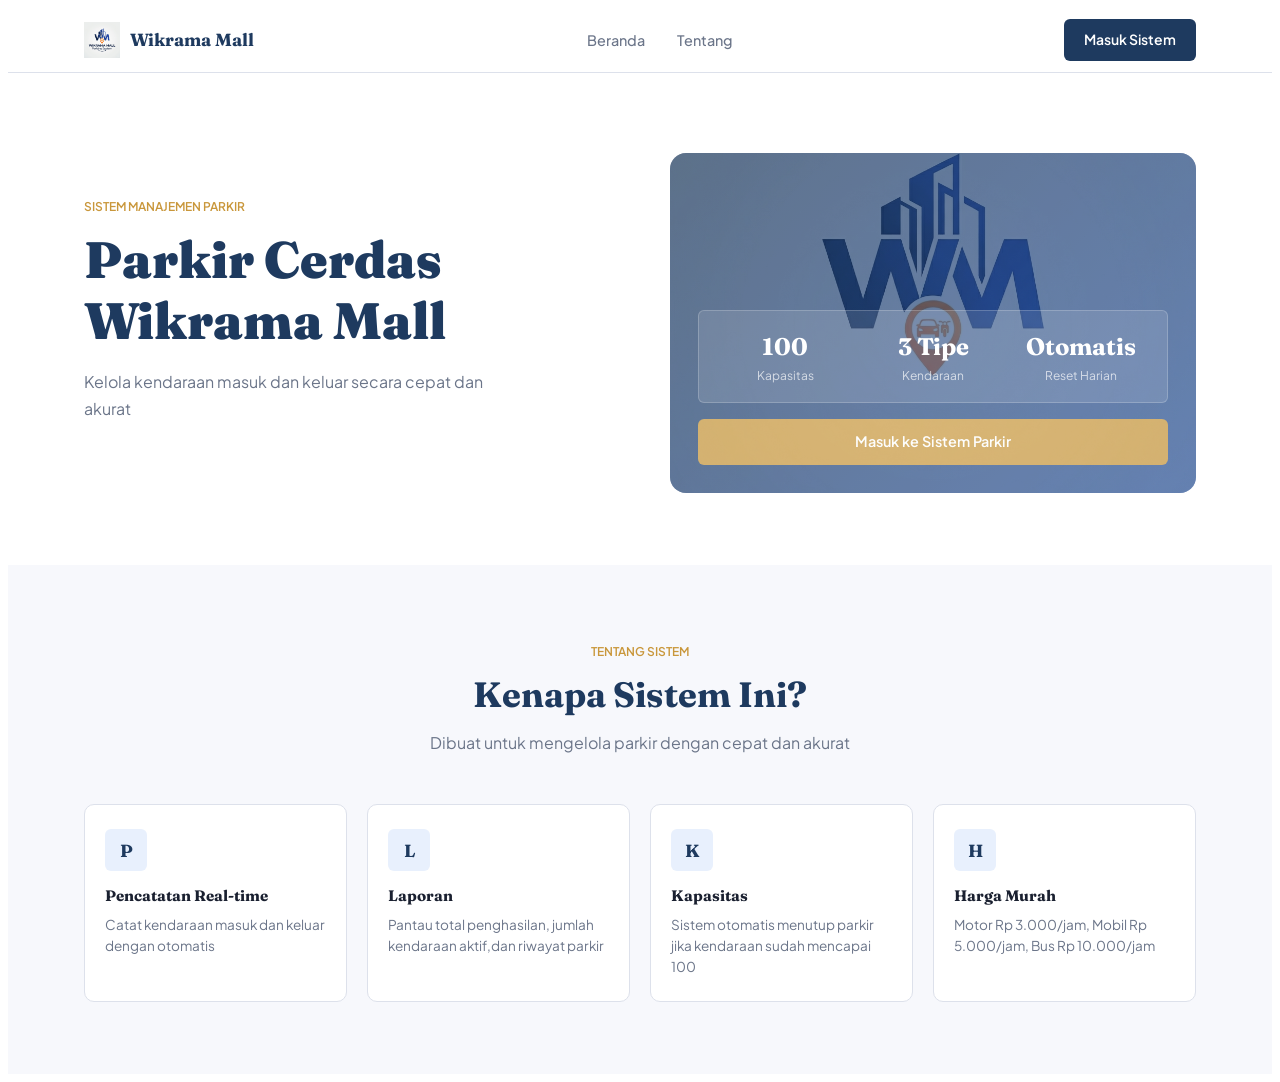
<file: index.html>
<!DOCTYPE html>
<html lang="id">
<head>
  <meta charset="UTF-8">
  <meta name="viewport" content="width=device-width, initial-scale=1.0">
  <title>Sistem Parkir Wikrama Mall</title>
  <link rel="stylesheet" href="css/style.css">
  <link rel="preconnect" href="https://fonts.googleapis.com">
  <link href="https://fonts.googleapis.com/css2?family=Fraunces:opsz,wght@9..144,400;9..144,700;9..144,900&family=Plus+Jakarta+Sans:wght@400;500;600&display=swap" rel="stylesheet">
</head>

<body class="landingpage">

<nav class="navigasi">
  <div class="kontainer">
  <div class="nav-merek">
    <img src="css/images/Logo.png" class="logo-nav">
    <span class="nama-merek">Wikrama Mall</span>
  </div>
    <ul class="nav-tautan">
      <li><a href="#beranda">Beranda</a></li>
      <li><a href="#tentang">Tentang</a></li>
    </ul>
    <a href="login.html" class="tombol-masuk">Masuk Sistem</a>
    <button class="tombol-hamburger" id="tombolHamburger" aria-label="Buka menu">
        <span></span>
        <span></span>
        <span></span>
    </button>
  </div>
</nav>

<section class="seksi-hero" id="beranda">
  <div class="kontainer">
    <div class="konten-hero">

      <div class="teks-hero">
        <span class="label-kecil">Sistem Manajemen Parkir</span>
        <h1>Parkir Cerdas<br>Wikrama Mall</h1>
        <p>Kelola kendaraan masuk dan keluar secara cepat dan akurat</p>
      </div>

      <div class="gambar-hero">
        <img src="css/images/logo2.png" alt="Parkir Wikrama Mall">
        <div class="card-info">
          <div class="info-item">
            <strong>100</strong>
            <span>Kapasitas</span>
          </div>
          <div class="info-item">
            <strong>3 Tipe</strong>
            <span>Kendaraan</span>
          </div>
          <div class="info-item">
            <strong>Otomatis</strong>
            <span>Reset Harian</span>
          </div>
        </div>
        <a href="login.html" class="tombol-hero-kanan">Masuk ke Sistem Parkir</a>
      </div>

    </div>
  </div>
</section>

<section class="seksi-tentang" id="tentang">
  <div class="kontainer">
    <div class="judul-seksi">
      <span class="label-kecil">Tentang Sistem</span>
      <h2>Kenapa Sistem Ini?</h2>
      <p>Dibuat untuk mengelola parkir dengan cepat dan akurat</p>
    </div>
    <div class="grid-fitur">
    <div class="card-fitur">
      <div class="ikon-fitur">P</div>
      <h3>Pencatatan Real-time</h3>
      <p>Catat kendaraan masuk dan keluar dengan otomatis</p>
    </div>
    <div class="card-fitur">
    <div class="ikon-fitur">L</div>
      <h3>Laporan</h3>
      <p>Pantau total penghasilan, jumlah kendaraan aktif,dan riwayat parkir</p>
    </div>
    <div class="card-fitur">
      <div class="ikon-fitur">K</div>
      <h3>Kapasitas</h3>
      <p>Sistem otomatis menutup parkir jika kendaraan sudah mencapai 100</p>
    </div>
    <div class="card-fitur">
      <div class="ikon-fitur">H</div>
      <h3>Harga Murah</h3>
      <p>Motor Rp 3.000/jam, Mobil Rp 5.000/jam, Bus Rp 10.000/jam</p>
    </div>
  </div>
</section>

<script src="js/script.js"></script>
</body>
</html>
</file>
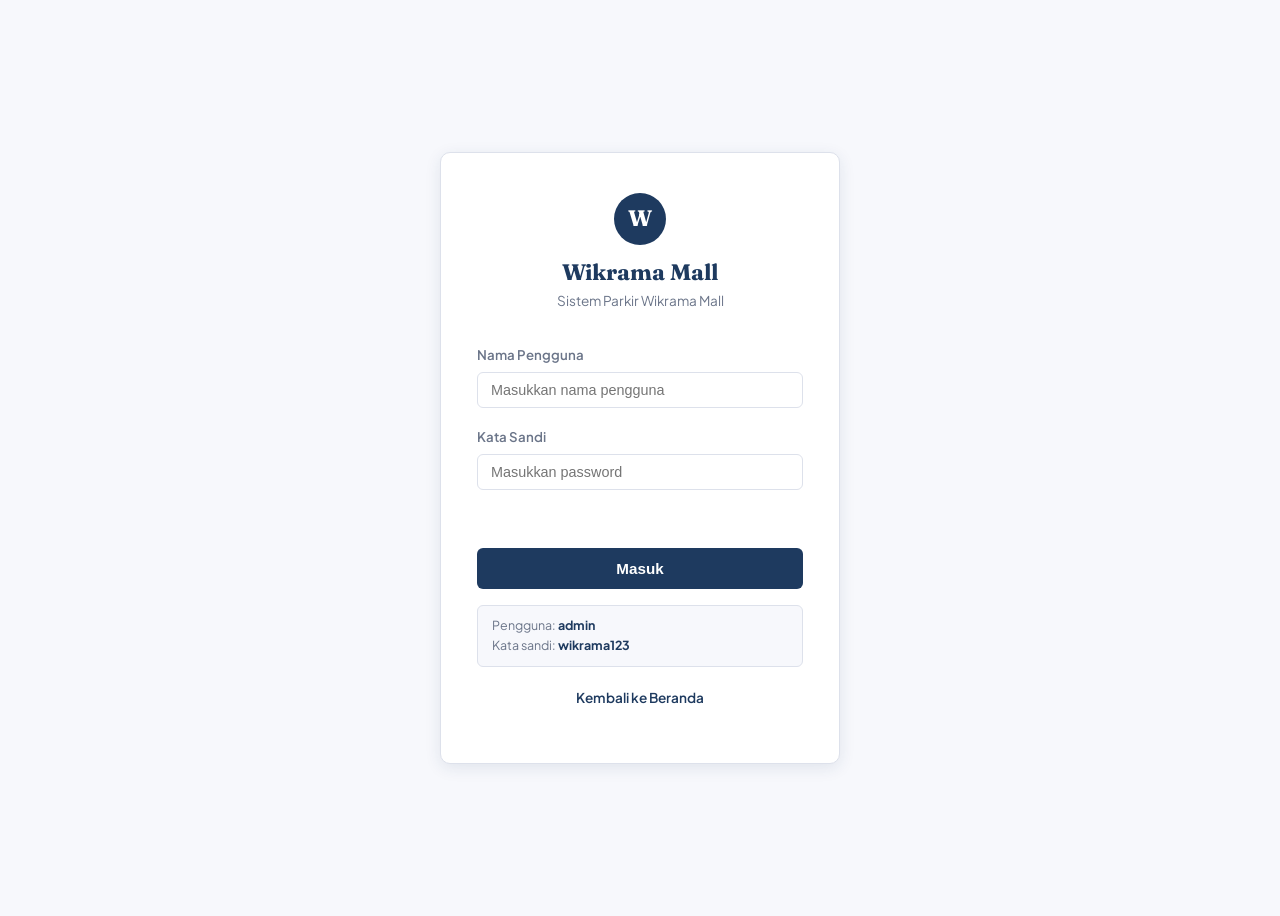
<file: admin.html>
<!DOCTYPE html>
<html lang="id">
<head>
  <meta charset="UTF-8">
  <meta name="viewport" content="width=device-width, initial-scale=1.0">
  <title>Admin - Sistem Parkir Wikrama Mall</title>
  <link rel="stylesheet" href="css/style.css">
  <link rel="preconnect" href="https://fonts.googleapis.com">
  <link href="https://fonts.googleapis.com/css2?family=Fraunces:opsz,wght@9..144,700&family=Plus+Jakarta+Sans:wght@400;500;600&display=swap" rel="stylesheet">
</head>

<body class="halaman-admin">

<header class="header-admin">
  <div class="kontainer">
    <div class="merek-admin">
      <div class="logo-bulat logo-kecil">W</div>
      <span>Parkir Mall Wikrama</span>
    </div>
    <div class="info-header">
      <div class="tanggal-hidup" id="tanggalHidup">--/--/----</div>
      <div class="waktu-hidup" id="waktuHidup">--:--:--</div>
      <div id="statusParkir" class="badge-status badge-hijau">Buka</div>
      <div class="infojam">
        <span>Buka 04:00</span>
        <span>-</span>
        <span span>Tutup 22:00</span>
      </div>
      <button class="tombol-keluar-admin" id="tombolLogout">Keluar</button>
    </div>
  </div>
</header>

<main class="utama-admin">
  <div class="kontainer">

  <div class="grid-statistik">
    <div class="card-statistik">
      <span class="label-statistik">Sedang Parkir</span>
      <strong id="jumlahParkir">0</strong>
    </div>
    <div class="card-statistik">
      <span class="label-statistik">Sudah Keluar</span>
      <strong id="jumlahKeluar">0</strong>
    </div>
    <div class="card-statistik">
      <span class="label-statistik">Total Penghasilan</span>
      <strong id="totalPenghasilan">Rp 0</strong>
    </div>
    <div class="card-statistik">
      <span class="label-statistik">Kapasitas Terpakai</span>
      <strong id="infoKapasitas">0 / 100</strong>
    </div>
  </div>

  <div class="panel">
    <h3 class="judul-panel">Tambah Kendaraan</h3>
    <form id="formParkir" novalidate>
      <div class="baris-form">

      <div class="grup-input">
        <label for="platNomor">Plat Nomor</label>
          <input
            type="text"
            id="platNomor"
            placeholder="Masukkan plat Nomor"
            maxlength="12"
          >
      </div>

      <div class="grup-input">
        <label for="jenisKendaraan">Jenis Kendaraan</label>
          <select id="jenisKendaraan">
            <option value="">Pilih Jenis</option>
            <option value="motor">Motor Rp 3.000/jam</option>
            <option value="mobil">Mobil Rp 5.000/jam</option>
            <option value="bus">Bus Rp 10.000/jam</option>
          </select>
      </div>

      <div class="grup-input">
        <label for="jamMasuk">Jam Masuk</label>
          <input type="time" id="jamMasuk">
      </div>

      <div class="grup-aksi-form">
        <label></label>
        <button type="submit" class="tombol-primer">Tambah</button>
      </div>

    </div>
  </form>

      <div id="notifikasi" class="notifikasi tersembunyi" role="alert"></div>
  </div>

  <div class="panel">
    <div class="kepala-tabel">
      <h3 class="judul-panel">Data Kendaraan</h3>
    <div class="kontrol-tabel">
      <input
        type="text"
        id="cariPlat"
        placeholder="Cari plat nomor"
        class="input-cari"
      >
        <button class="tombol-hapuss" id="tombolHapusSemua">Hapus Semua</button>
    </div>
  </div>

  <div class="pembungkus-tabel">
    <table class="tabel-parkir">
      <thead>
        <tr>
          <th>No</th>
          <th>Plat Nomor</th>
          <th>Jenis</th>
          <th>Jam Masuk</th>
          <th>Jam Keluar</th>
          <th>Tgl Keluar</th>
          <th>Durasi</th>
          <th>Total Biaya</th>
          <th>Status</th>
          <th>Aksi</th>
        </tr>
      </thead>
        <tbody id="isiTabel">
          <tr class="baris-kosong">
            <td colspan="10">Belum ada data kendaraan</td>
          </tr>
        </tbody>
      </table>
    </div>
  </div>

  </div>
</main>

<div id="modalEdit" class="modal tersembunyi" role="dialog" aria-modal="true" aria-labelledby="judulModal">
  <div class="konten-modal">
    <div class="kepala-modal">
      <h3 id="judulModal">Edit Kendaraan</h3>
      <button class="tutup-modal" id="tutupModal" aria-label="Tutup modal">&times;</button>
    </div>
    <form id="formEdit" novalidate>
      <input type="hidden" id="editId">
      <div class="grup-input">
        <label for="editPlat">Plat Nomor</label>
        <input type="text" id="editPlat" maxlength="12">
      </div>
      <div class="grup-input">
        <label for="editJenis">Jenis Kendaraan</label>
        <select id="editJenis">
          <option value="motor">Motor</option>
          <option value="mobil">Mobil</option>
          <option value="bus">Bus</option>
        </select>
      </div>
      <div class="grup-input">
        <label for="editJamMasuk">Jam Masuk</label>
        <input type="time" id="editJamMasuk">
      </div>
    <button type="submit" class="tombol-primer tombol-simpan">Simpan Perubahan</button>
  </form>
  </div>
</div>

<div id="lapisanModal" class="lapisan-modal tersembunyi"></div>

<script src="js/script.js"></script>
</body>
</html>
</file>
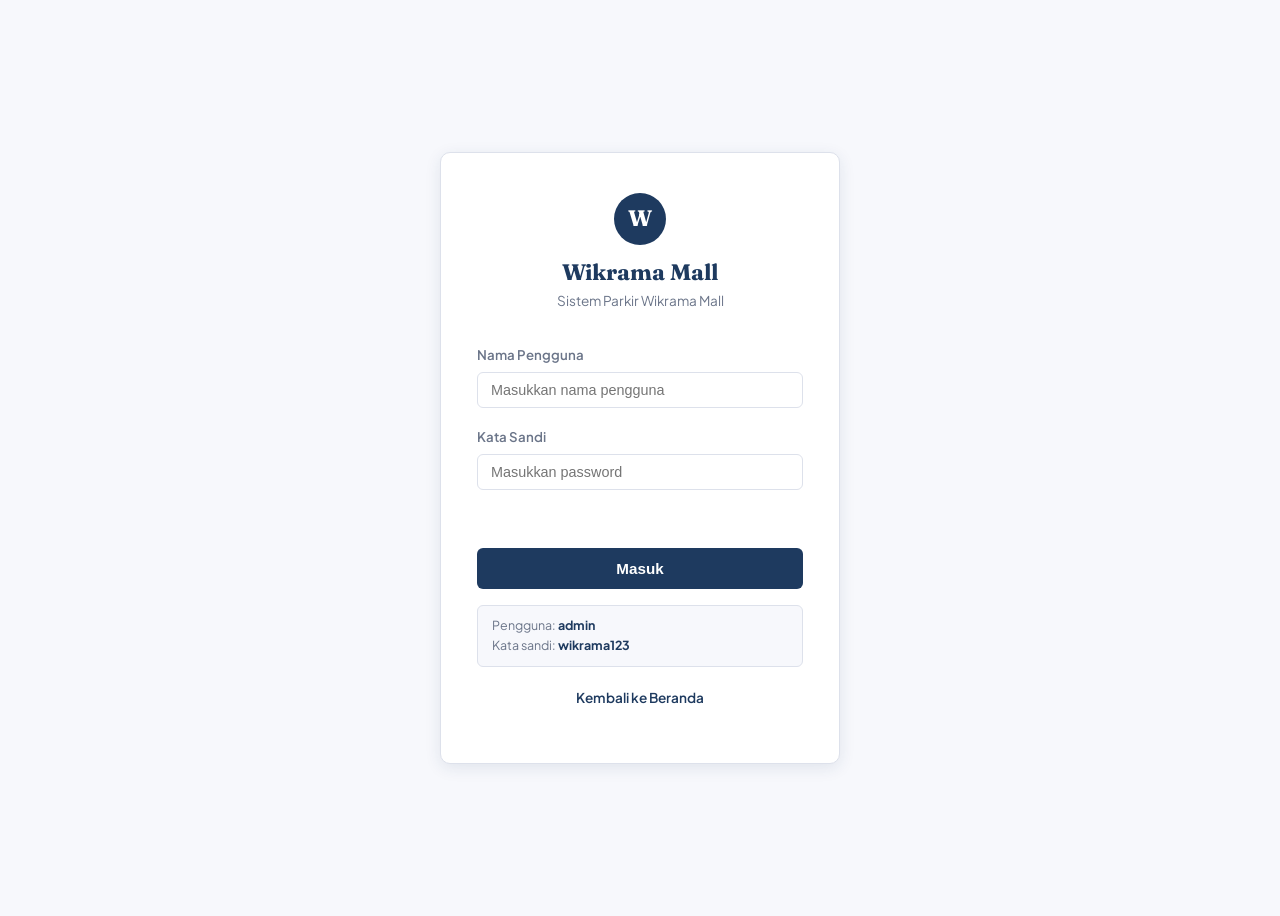
<file: login.html>
<!DOCTYPE html>
<html lang="id">
<head>
  <meta charset="UTF-8">
  <meta name="viewport" content="width=device-width, initial-scale=1.0">
  <title>Login - Sistem Parkir Wikrama Mall</title>
  <link rel="stylesheet" href="css/style.css">
  <link rel="preconnect" href="https://fonts.googleapis.com">
  <link href="https://fonts.googleapis.com/css2?family=Fraunces:opsz,wght@9..144,700&family=Plus+Jakarta+Sans:wght@400;500;600&display=swap" rel="stylesheet">
</head>
<body class="halaman-login">

<div class="wrapper-login">
  <div class="card-login">

    <div class="kepala-login">
      <div class="logo-bulat">W</div>
      <h2>Wikrama Mall</h2>
      <p>Sistem Parkir Wikrama Mall</p>
    </div>

    <form id="formLogin" class="form-login" novalidate>
    <div class="grup-input">
      <label for="namapengguna">Nama Pengguna</label>
        <input
          type="text"
          id="namapengguna"
          placeholder="Masukkan nama pengguna"
          autocomplete="username"
          required
        >
    </div>
      <div class="grup-input">
        <label for="katasandi">Kata Sandi</label>
        <input
          type="password"
          id="katasandi"
          placeholder="Masukkan password"
          autocomplete="current-password"
          required
        >
    </div>

    <div id="pesanError" class="pesan-error" role="alert"></div>

      <button type="submit" class="tombol-login">Masuk</button>
    </form>

    <div class="kotak-demo">
      <p class="teks-demo">
        Pengguna: <strong class="teks-demo-kuat">admin</strong><br>
        Kata sandi: <strong class="teks-demo-kuat">wikrama123</strong>
      </p>
    </div>

    <p class="teks-balik">
      <a href="index.html">Kembali ke Beranda</a>
    </p>

  </div>
</div>

<script src="js/script.js"></script>
</body>
</html>
</file>
<file: css/style.css>
body {
  font-family: 'Plus Jakarta Sans', sans-serif;
  background-color: #ffffff;
  color: #1a2030;
  line-height: 1.65;
}

*, *::before, *::after {
  box-sizing: border-box;
}

a {
  color: inherit;
  text-decoration: none;
}

h1, h2, h3 {
  line-height: 1.2;
  font-family: 'Fraunces', serif;
}

img {
  display: block;
  max-width: 100%;
}

/*navbar*/
.navigasi {
  border-bottom: 1px solid #dde1eb;
  position: sticky;
  top: 0;
  background-color: rgba(255, 255, 255, 0.96);
  z-index: 100;
}

.navigasi .kontainer {
  height: 64px;
  display: flex;
  gap: 24px;
  justify-content: space-between;
  align-items: center;
}

.nav-merek {
  gap: 10px;
  display: flex;
  align-items: center;
}

.logo-nav {
  width: auto;
  height: 36px;
}

.nama-merek {
  color: #1e3a5f;
  font-family: 'Fraunces', serif;
  font-weight: 700;
  font-size: 1.1rem;
}

.nav-tautan {
  padding: 0;
  list-style: none;
  gap: 32px;
  display: flex;
  margin: 0;
}

.nav-tautan a {
  transition: color 0.2s ease;
  color: #6b7589;
  font-size: 0.9rem;
  font-weight: 500;
}

.nav-tautan a:hover {
  color: #1e3a5f;
}

.tombol-masuk {
  padding: 9px 20px;
  font-weight: 600;
  background-color: #1e3a5f;
  border-radius: 6px;
  color: #ffffff;
  font-size: 0.875rem;
  transition: background-color 0.2s ease;
}

.tombol-masuk:hover {
  background-color: #163059;
}

.tombol-hamburger {
  border: none;
  display: none;
  flex-direction: column;
  padding: 4px;
  cursor: pointer;
  gap: 5px;
  background-color: transparent;
}

.tombol-hamburger span {
  height: 2px;
  border-radius: 2px;
  display: block;
  width: 22px;
  background-color: #1a2030;
}

/*section/isi*/
.seksi-hero {
  padding: 80px 0 72px;
}

.konten-hero {
  gap: 60px;
  grid-template-columns: 1fr 1fr;
  display: grid;
  align-items: center;
}

.teks-hero h1 {
  margin: 0 0 18px 0;
  font-size: 3.2rem;
  color: #1e3a5f;
  font-weight: 900;
}

.teks-hero p {
  margin: 0 0 32px 0;
  color: #6b7589;
  max-width: 400px;
  font-size: 1rem;
}

/*container/isi*/
.kontainer {
  padding: 0 24px;
  max-width: 1160px;
  margin: 0 auto;
}

.gambar-hero {
  overflow: hidden;
  display: flex;
  border-radius: 16px;
  padding: 28px;
  min-height: 340px;
  flex-direction: column;
  position: relative;
  justify-content: flex-end;
  background: linear-gradient(135deg, #1e3a5f 0%, #2a5298 100%);
}

.gambar-hero img {
  left: 0;
  top: 0;
  pointer-events: none;
  height: 100%;
  object-fit: cover;
  width: 100%;
  opacity: 0.3;
  position: absolute;
}

.card-info {
  padding: 16px 20px;
  border: 1px solid rgba(255, 255, 255, 0.2);
  gap: 16px;
  background-color: rgba(255, 255, 255, 0.12);
  display: flex;
  border-radius: 6px;
  position: relative;
}

.info-item {
  text-align: center;
  display: flex;
  flex: 1;
  flex-direction: column;
}

.info-item strong {
  font-weight: 700;
  font-family: 'Fraunces', serif;
  color: #ffffff;
  font-size: 1.5rem;
}

.info-item span {
  color: rgba(255, 255, 255, 0.7);
  font-size: 0.75rem;
}

.tombol-hero-kanan {
  background-color: #c9973b;
  border-radius: 6px;
  text-align: center;
  color: #ffffff;
  padding: 11px 24px;
  display: inline-block;
  font-weight: 600;
  margin-top: 16px;
  font-size: 0.9rem;
  transition: background-color 0.2s ease;
}

.tombol-hero-kanan:hover {
  background-color: #b5862d;
}

.badge-status {
  padding: 3px 10px;
  font-weight: 600;
  display: inline-block;
  border-radius: 20px;
  font-size: 0.78rem;
}

.badge-merah {
  color: #dc2626;
  background-color: #fee2e2;
}

.badge-hijau {
  background-color: #dcfce7;
  color: #16a34a;
}

/*tentang*/
.seksi-tentang {
  background-color: #f7f8fc;
  padding: 72px 0;
}

.judul-seksi {
  margin-bottom: 48px;
  text-align: center;
}

.judul-seksi h2 {
  color: #1e3a5f;
  margin: 0 0 14px 0;
  font-weight: 700;
  font-size: 2.2rem;
}

.judul-seksi p {
  margin: 0 auto;
  color: #6b7589;
  font-size: 1rem;
  max-width: 520px;
}

.grid-fitur {
  gap: 20px;
  grid-template-columns: repeat(4, 1fr);
  display: grid;
}

.card-fitur {
  padding: 24px 20px;
  border: 1px solid #dde1eb;
  border-radius: 10px;
  background-color: #ffffff;
}

.card-fitur p {
  color: #6b7589;
  margin: 0;
  font-size: 0.85rem;
  line-height: 1.55;
}

.ikon-fitur {
  border-radius: 6px;
  font-family: 'Fraunces', serif;
  width: 42px;
  display: flex;
  color: #1e3a5f;
  height: 42px;
  background-color: #e8f0fd;
  font-weight: 700;
  margin-bottom: 16px;
  justify-content: center;
  font-size: 1.1rem;
  align-items: center;
}

.card-fitur h3 {
  color: #1a2030;
  font-size: 0.95rem;
  margin: 0 0 8px 0;
  font-weight: 700;
}

/*label*/
.label-kecil {
  text-transform: uppercase;
  color: #c9973b;
  display: inline-block;
  font-weight: 600;
  margin-bottom: 12px;
  font-size: 0.75rem;
}

.tersembunyi {
  display: none !important;
}

.badge-abu {
  color: #6b7589;
  background-color: #eef0f5;
}

/*tombol*/
.tombol-primer {
  border-radius: 6px;
  cursor: pointer;
  color: #ffffff;
  font-size: 0.9rem;
  border: none;
  padding: 11px 24px;
  font-weight: 600;
  background-color: #1e3a5f;
  display: inline-block;
  transition: background-color 0.2s ease;
}

.tombol-primer:hover {
  background-color: #163059;
}

.tombol-hapuss {
  border: 1.5px solid #dc2626;
  cursor: pointer;
  color: #dc2626;
  padding: 9px 18px;
  background-color: transparent;
  font-weight: 600;
  border-radius: 6px;
  font-size: 0.875rem;
  transition: background-color 0.2s ease, color 0.2s ease;
}

.tombol-hapuss:hover {
  color: #ffffff;
  background-color: #dc2626;
}

/*input buat crud*/
.grup-input {
  gap: 6px;
  display: flex;
  flex-direction: column;
}

.grup-input label {
  font-weight: 600;
  color: #6b7589;
  font-size: 0.83rem;
}

.grup-input input, .grup-input select {
  width: 100%;
  border: 1.5px solid #dde1eb;
  padding: 9px 13px;
  color: #1a2030;
  outline: none;
  font-size: 0.9rem;
  background-color: #ffffff;
  border-radius: 6px;
  transition: border-color 0.2s ease, box-shadow 0.2s ease;
}

.grup-input input:focus, .grup-input select:focus {
  border-color: #1e3a5f;
  box-shadow: 0 0 0 3px rgba(30, 58, 95, 0.08);
}

/*panel*/
.judul-panel {
  margin: 0 0 18px 0;
  color: #1a2030;
  font-weight: 700;
  font-size: 1.05rem;
}

.panel {
  border-radius: 10px;
  padding: 24px;
  border: 1px solid #dde1eb;
  background-color: #ffffff;
  margin-bottom: 20px;
}

/*login admin*/
.halaman-login {
  align-items: center;
  background-color: #f7f8fc;
  display: flex;
  justify-content: center;
  min-height: 100vh;
  padding: 24px;
}

.wrapper-login {
  display: flex;
  width: 100%;
  justify-content: center;
}

.card-login {
  border: 1px solid #dde1eb;
  width: 100%;
  box-shadow: 0 4px 16px rgba(30, 58, 95, 0.1);
  padding: 40px 36px;
  max-width: 400px;
  background-color: #ffffff;
  border-radius: 10px;
}

.kepala-login {
  margin-bottom: 32px;
  text-align: center;
}

.logo-bulat {
  border-radius: 50%;
  display: flex;
  font-size: 1.4rem;
  color: #ffffff;
  width: 52px;
  align-items: center;
  justify-content: center;
  background-color: #1e3a5f;
  font-family: 'Fraunces', serif;
  height: 52px;
  margin: 0 auto 14px auto;
  font-weight: 700;
}

.kepala-login h2 {
  color: #1e3a5f;
  font-size: 1.4rem;
  margin: 0 0 4px 0;
  font-weight: 700;
}

.kepala-login p {
  margin: 0;
  font-size: 0.85rem;
  color: #6b7589;
}

.form-login {
  flex-direction: column;
  gap: 18px;
  display: flex;
}

.pesan-error {
  color: #dc2626;
  min-height: 18px;
  font-size: 0.83rem;
}

.tombol-login {
  font-size: 0.95rem;
  padding: 12px;
  cursor: pointer;
  width: 100%;
  border: none;
  background-color: #1e3a5f;
  font-weight: 600;
  color: #ffffff;
  border-radius: 6px;
  margin-top: 4px;
  transition: background-color 0.2s ease;
}

.tombol-login:hover {
  background-color: #163059;
}

.kotak-demo {
  border: 1px solid #dde1eb;
  padding: 10px 14px;
  border-radius: 6px;
  margin-top: 16px;
  background-color: #f7f8fc;
}

.teks-demo {
  color: #6b7589;
  line-height: 1.6;
  margin: 0;
  font-size: 0.78rem;
}

.teks-demo-kuat {
  color: #1e3a5f;
}

.teks-balik {
  margin-top: 20px;
  color: #6b7589;
  text-align: center;
  font-size: 0.85rem;
}

.teks-balik a {
  font-weight: 600;
  color: #1e3a5f;
}

.teks-balik a:hover {
  text-decoration: underline;
}

/*login admin*/
.halaman-admin {
  background-color: #f7f8fc;
  min-height: 100vh;
}

.header-admin {
  top: 0;
  border-bottom: 1px solid #dde1eb;
  z-index: 50;
  background-color: #ffffff;
  position: sticky;
}

.header-admin .kontainer {
  display: flex;
  height: 60px;
  justify-content: space-between;
  align-items: center;
}

.merek-admin {
  color: #1e3a5f;
  align-items: center;
  font-weight: 700;
  display: flex;
  font-family: 'Fraunces', serif;
  gap: 10px;
  font-size: 1rem;
}

.logo-bulat.logo-kecil {
  font-size: 1rem;
  width: 36px;
  height: 36px;
}

.info-header {
  align-items: center;
  gap: 12px;
  display: flex;
}

.tanggal-hidup {
  font-size: 0.85rem;
  color: #6b7589;
  font-weight: 600;
  font-family: 'Plus Jakarta Sans', sans-serif;
}

.waktu-hidup {
  font-weight: 700;
  color: #1e3a5f;
  font-family: 'Fraunces', serif;
  font-size: 1.05rem;
}

.tombol-keluar-admin {
  border: 1.5px solid #dde1eb;
  padding: 7px 16px;
  color: #6b7589;
  cursor: pointer;
  font-size: 0.85rem;
  background-color: transparent;
  border-radius: 6px;
  font-weight: 600;
  transition: color 0.2s ease, border-color 0.2s ease;
}

.tombol-keluar-admin:hover {
  border-color: #dc2626;
  color: #dc2626;
}

.utama-admin {
  padding: 24px 0 40px;
}

/*statistik*/
.grid-statistik {
  margin-bottom: 20px;
  gap: 16px;
  display: grid;
  grid-template-columns: repeat(4, 1fr);
}

.card-statistik {
  padding: 18px 20px;
  display: flex;
  border: 1px solid #dde1eb;
  gap: 6px;
  background-color: #ffffff;
  flex-direction: column;
  border-radius: 10px;
  min-width: 0;
  overflow: hidden;
}

.card-statistik strong {
  color: #1e3a5f;
  font-family: 'Fraunces', serif;
  font-weight: 700;
  font-size: 1.4rem;
  word-break: break-word;
  overflow-wrap: break-word;
}

.label-statistik {
  text-transform: uppercase;
  font-weight: 600;
  font-size: 0.78rem;
  color: #6b7589;
}

/*buat nambah kendaraan*/
.baris-form {
  align-items: end;
  display: grid;
  gap: 14px;
  grid-template-columns: 1fr 1fr 160px auto;
}

.grup-aksi-form {
  flex-direction: column;
  gap: 6px;
  display: flex;
}

.grup-aksi-form .tombol-primer {
  padding: 10px 20px;
  width: 100%;
}

/*notif*/
.notifikasi {
  font-size: 0.875rem;
  padding: 10px 14px;
  border-radius: 6px;
  font-weight: 500;
  margin-top: 14px;
}

.notifikasi.sukses {
  border-left: 3px solid #16a34a;
  color: #16a34a;
  background-color: #dcfce7;
}

.notifikasi.gagal {
  color: #dc2626;
  background-color: #fee2e2;
  border-left: 3px solid #dc2626;
}

.notifikasi.info {
  border-left: 3px solid #1e3a5f;
  background-color: #e8f0fd;
  color: #1e3a5f;
}

/*tabel crud*/
.kepala-tabel {
  flex-wrap: wrap;
  justify-content: space-between;
  gap: 12px;
  margin-bottom: 18px;
  display: flex;
  align-items: center;
}

.kepala-tabel .judul-panel {
  margin-bottom: 0;
}

.kontrol-tabel {
  gap: 10px;
  display: flex;
  align-items: center;
}

.input-cari {
  border: 1.5px solid #dde1eb;
  padding: 9px 14px;
  width: 200px;
  border-radius: 6px;
  outline: none;
  font-size: 0.875rem;
  transition: border-color 0.2s ease;
}

.input-cari:focus {
  border-color: #1e3a5f;
}

/*tabel parkir*/
.pembungkus-tabel {
  overflow-x: auto;
}

.tabel-parkir {
  border-collapse: collapse;
  font-size: 0.875rem;
  width: 100%;
}

.tabel-parkir th {
  white-space: nowrap;
  color: #6b7589;
  border-bottom: 1px solid #dde1eb;
  background-color: #f7f8fc;
  font-size: 0.78rem;
  padding: 10px 14px;
  text-align: left;
  font-weight: 600;
  text-transform: uppercase;
}

.tabel-parkir td {
  vertical-align: middle;
  padding: 11px 14px;
  color: #1a2030;
  border-bottom: 1px solid #eef0f5;
}

.tabel-parkir tr:last-child td {
  border-bottom: none;
}

.baris-kosong td {
  padding: 32px;
  font-size: 0.9rem;
  text-align: center;
  color: #6b7589;
}

/*tomboll aksi*/
.sel-aksi {
  gap: 6px;
  flex-wrap: wrap;
  align-items: center;
  display: flex;
}

.tombol-aksi {
  border: 1.5px solid transparent;
  white-space: nowrap;
  font-weight: 600;
  border-radius: 4px;
  font-size: 0.78rem;
  cursor: pointer;
  padding: 5px 11px;
  transition: background-color 0.2s ease, color 0.2s ease;
}

.tombol-edit {
  border-color: #e8f0fd;
  color: #1e3a5f;
  background-color: #e8f0fd;
}

.tombol-edit:hover {
  color: #ffffff;
  background-color: #1e3a5f;
}

.tombol-hapus {
  color: #dc2626;
  border-color: #fee2e2;
  background-color: #fee2e2;
}

.tombol-hapus:hover {
  background-color: #dc2626;
  color: #ffffff;
}

.tombol-keluar-aksi {
  border-color: #dcfce7;
  background-color: #dcfce7;
  color: #16a34a;
}

.tombol-keluar-aksi:hover {
  color: #ffffff;
  background-color: #16a34a;
}

.lapisan-modal {
  z-index: 200;
  right: 0;
  top: 0;
  bottom: 0;
  background-color: rgba(0, 0, 0, 0.4);
  left: 0;
  position: fixed;
}

.modal {
  padding: 16px;
  left: 50%;
  z-index: 201;
  max-width: 440px;
  top: 50%;
  width: 100%;
  transform: translate(-50%, -50%);
  position: fixed;
}

.konten-modal {
  gap: 18px;
  border-radius: 10px;
  display: flex;
  padding: 28px;
  flex-direction: column;
  background-color: #ffffff;
  box-shadow: 0 4px 16px rgba(30, 58, 95, 0.1);
}

.kepala-modal {
  justify-content: space-between;
  align-items: center;
  display: flex;
}

.kepala-modal h3 {
  font-weight: 700;
  margin: 0;
  color: #1a2030;
  font-size: 1rem;
}

.tutup-modal {
  cursor: pointer;
  color: #6b7589;
  font-size: 1.4rem;
  border: none;
  padding: 2px 6px;
  background-color: transparent;
  transition: color 0.2s ease;
}

.tutup-modal:hover {
  color: #dc2626;
}

#formEdit {
  gap: 14px;
  flex-direction: column;
  display: flex;
}

.tombol-simpan {
  margin-top: 4px;
  width: 100%;
}

.infojam {
  display: flex;
  gap: 5px;
  font-size: 0.78rem;
  color: #6b7589;
}

/*responsif*/
@media (max-width: 960px) {
  .grid-statistik {
    grid-template-columns: repeat(2, 1fr);
  }

  .baris-form {
    grid-template-columns: 1fr 1fr;
  }

  .grid-fitur {
    grid-template-columns: repeat(2, 1fr);
  }

  .grup-aksi-form {
    grid-column: span 2;
  }
}

@media (max-width: 720px) {
  .teks-hero h1 {
    font-size: 2.2rem;
  }

  .konten-hero {
    gap: 36px;
    grid-template-columns: 1fr;
  }

  .nav-tautan {
    top: 64px;
    border-bottom: 1px solid #dde1eb;
    position: absolute;
    display: none;
    left: 0;
    padding: 8px 0;
    background-color: #ffffff;
    flex-direction: column;
    right: 0;
  }

  .gambar-hero {
    min-height: 220px;
  }

  .nav-tautan.aktif {
    display: flex;
  }

  .tombol-masuk {
    display: none;
  }

  .nav-tautan li a {
    padding: 12px 24px;
    display: block;
  }

  .navigasi {
    position: relative;
  }

  .tombol-hamburger {
    display: flex;
  }
}

@media (max-width: 560px) {
  .kontrol-tabel {
    flex-wrap: wrap;
    width: 100%;
  }

  .seksi-hero {
    padding: 48px 0 40px;
  }

  .baris-form {
    grid-template-columns: 1fr;
  }

  .kepala-tabel {
    align-items: flex-start;
    flex-direction: column;
  }

  .grid-fitur {
    grid-template-columns: 1fr;
  }

  .input-cari {
    width: 100%;
  }

  .card-login {
    padding: 28px 20px;
  }

  .waktu-hidup {
    display: none;
  }

  .grup-aksi-form {
    grid-column: span 1;
  }
}
</file>
